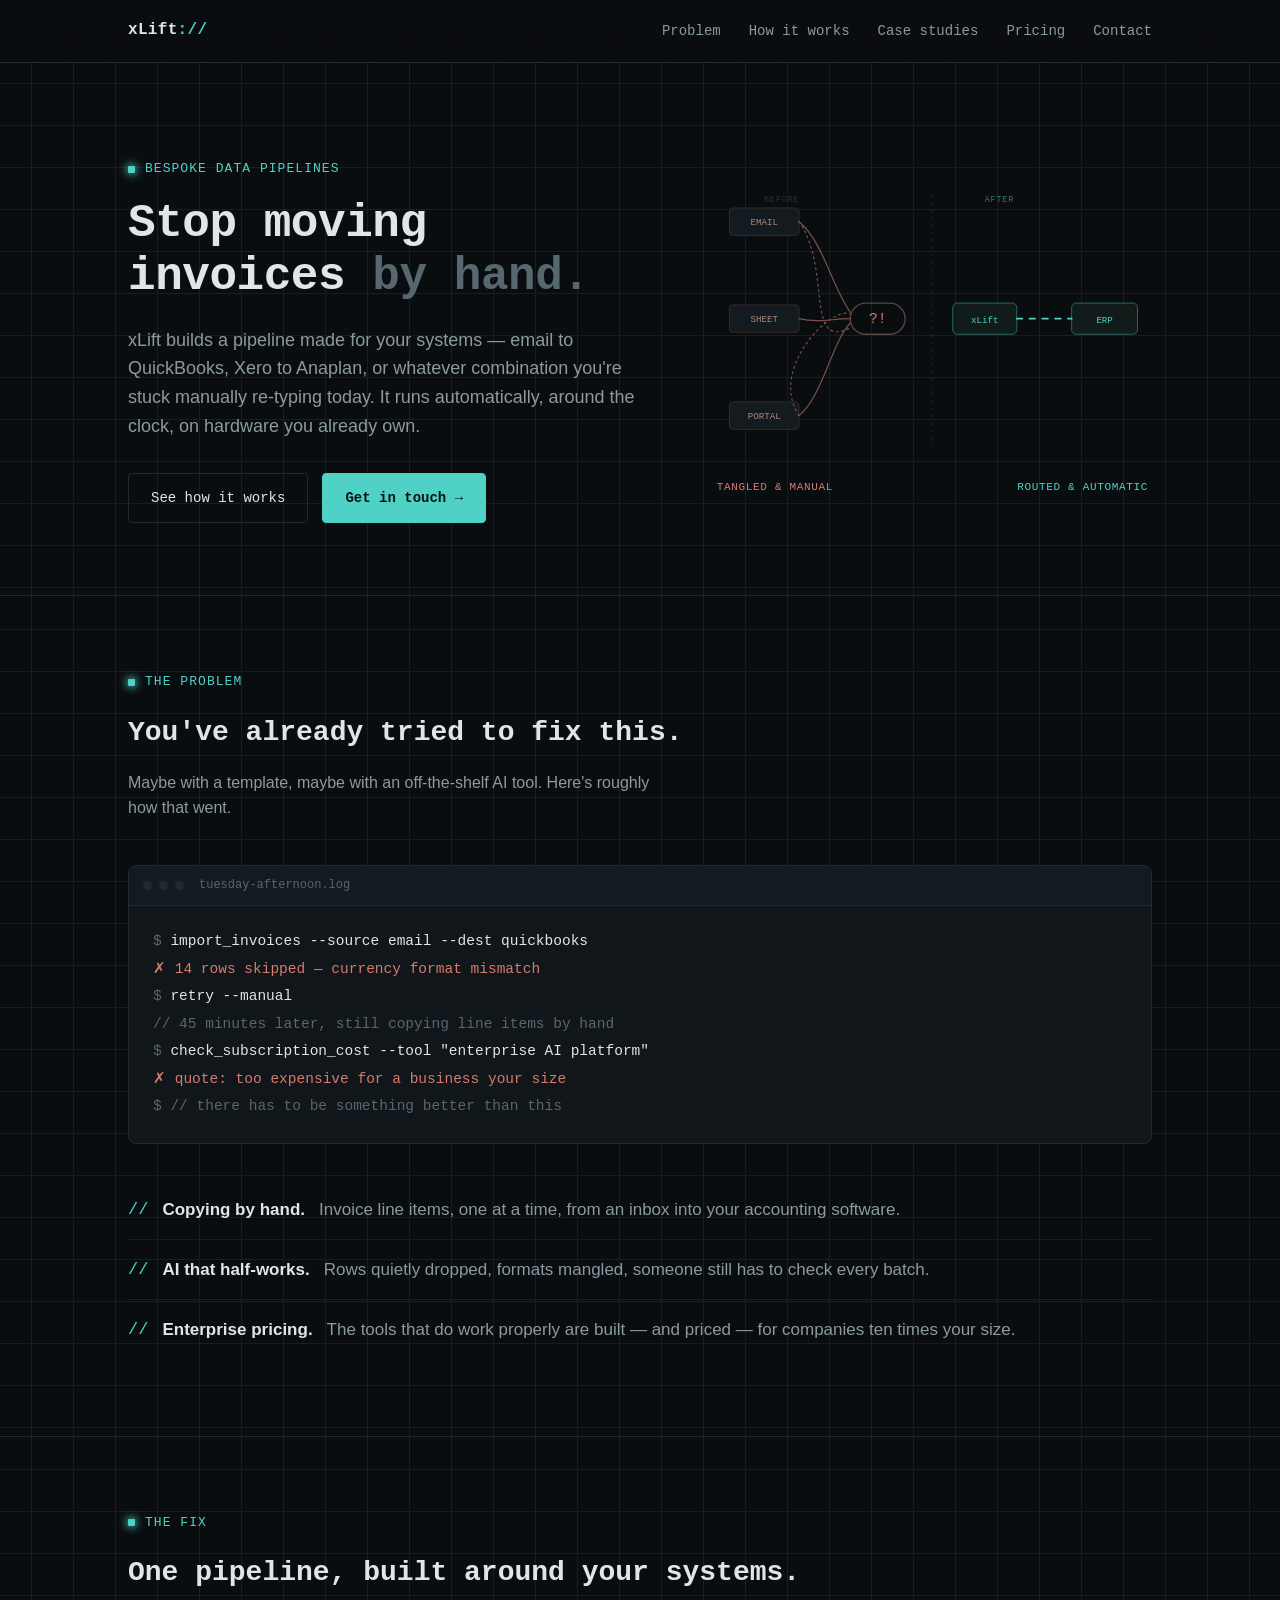
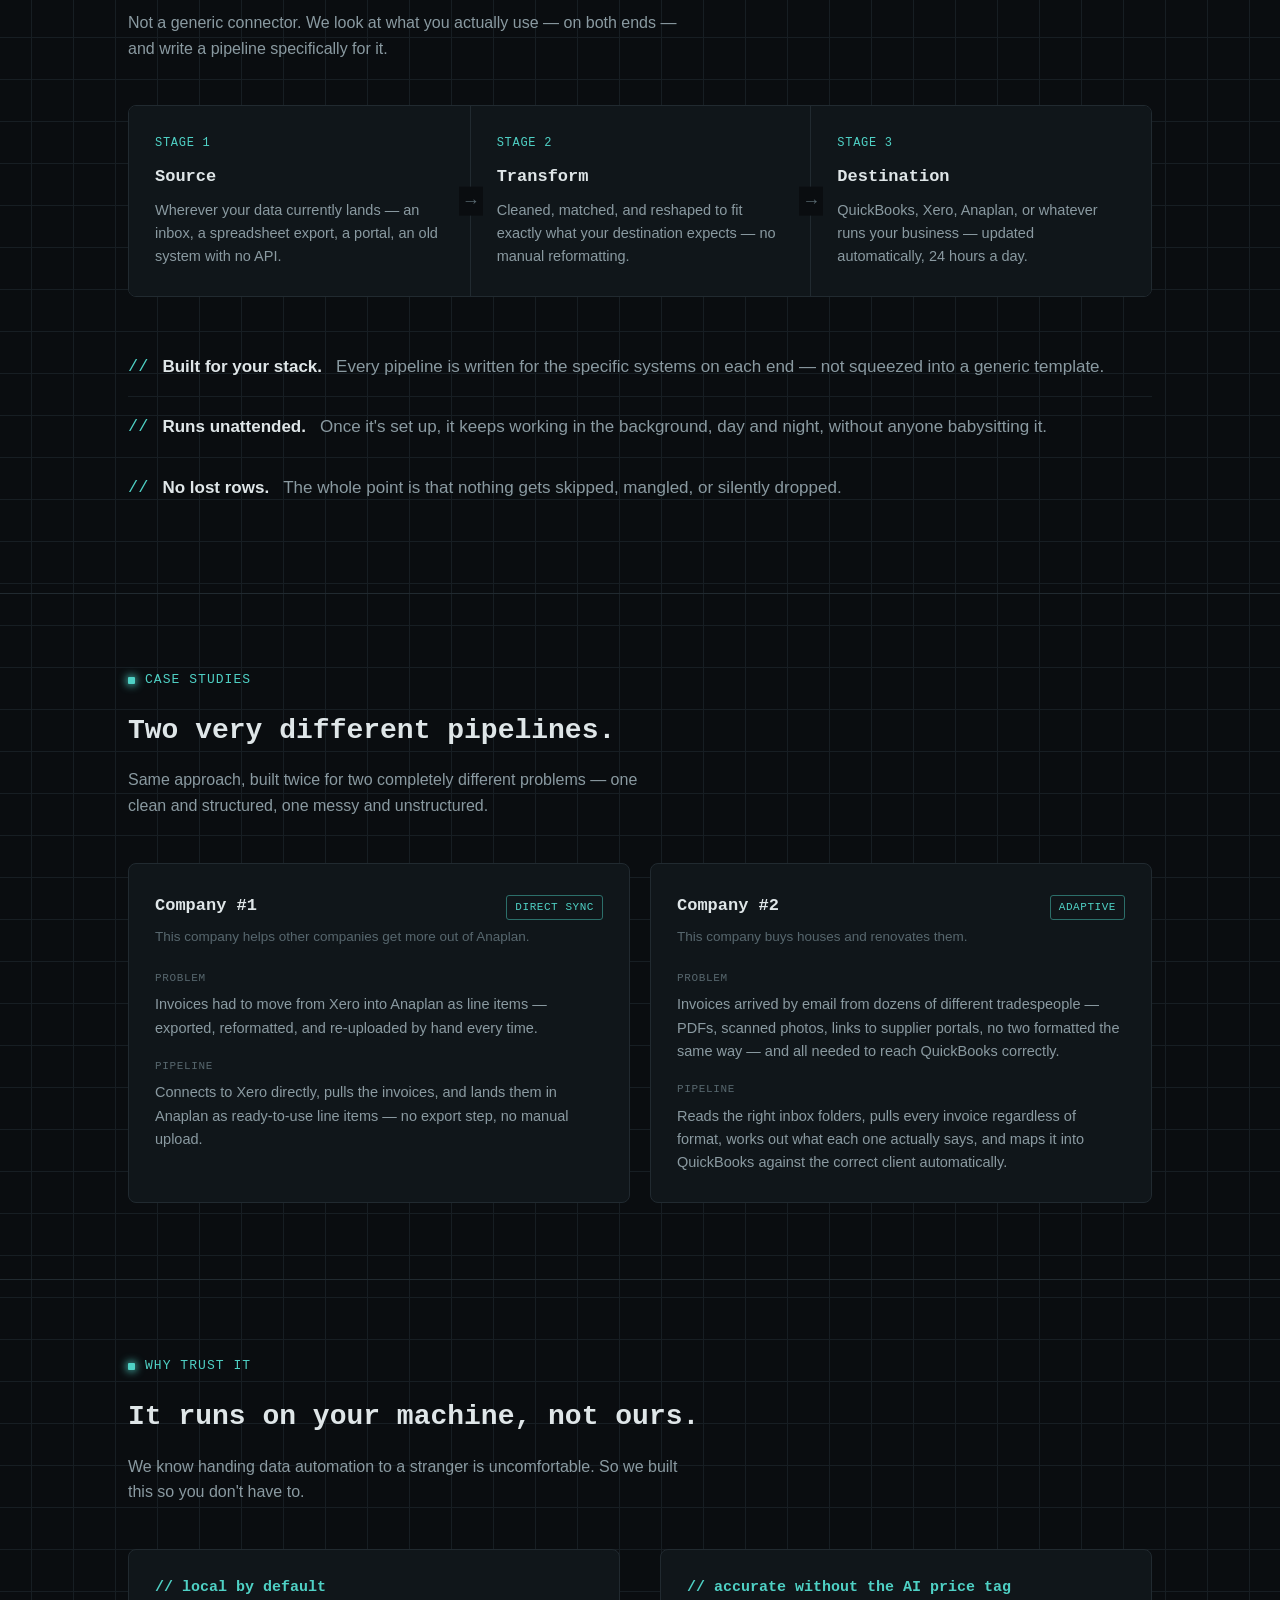
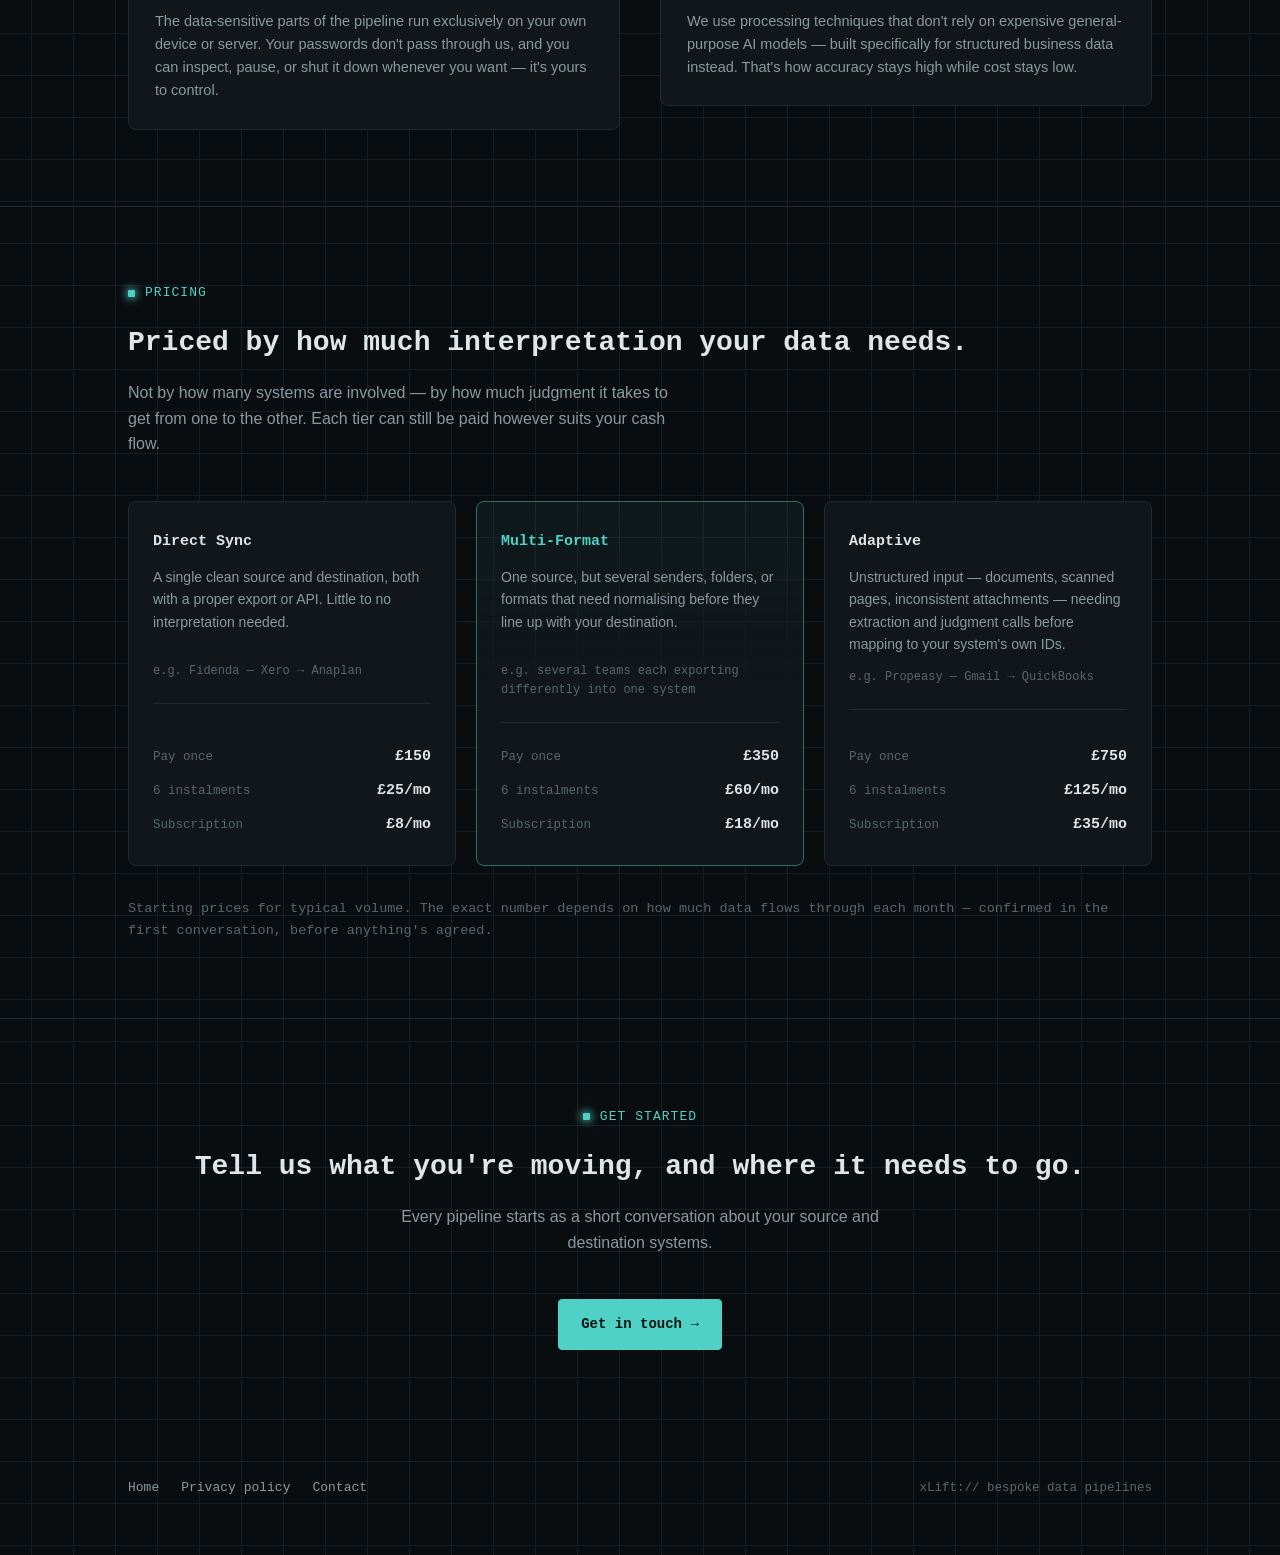
<file: index.html>
<!DOCTYPE html>
<html lang="en">
<head>
<meta charset="UTF-8">
<meta name="viewport" content="width=device-width, initial-scale=1.0">
<title>xLift — bespoke data pipelines for small business</title>
<meta name="description" content="xLift builds a bespoke, automated pipeline that moves your data from any source to any destination — running on your own hardware, priced for small businesses.">
<link rel="icon" href="data:image/svg+xml,<svg xmlns=%22http://www.w3.org/2000/svg%22 viewBox=%220 0 24 24%22><rect width=%2224%22 height=%2224%22 rx=%224%22 fill=%22%230a0d10%22/><path d=%22M5 12h5l2 -5 4 10 2 -5h1%22 fill=%22none%22 stroke=%22%234fd1c5%22 stroke-width=%222%22/></svg>">
<link rel="stylesheet" href="style.css">
</head>
<body>

<nav class="site-nav">
  <div class="wrap">
    <a href="index.html" class="logo">xLift<span>://</span></a>
    <div class="nav-links">
      <a href="#problem">Problem</a>
      <a href="#how">How it works</a>
      <a href="#work">Case studies</a>
      <a href="#pricing">Pricing</a>
      <a href="contact.html">Contact</a>
    </div>
  </div>
</nav>

<header class="hero">
  <div class="wrap hero-grid">
    <div>
      <p class="eyebrow">bespoke data pipelines</p>
      <h1>Stop moving invoices <span class="dim">by hand.</span></h1>
      <p class="lead">xLift builds a pipeline made for your systems — email to QuickBooks, Xero to Anaplan, or whatever combination you're stuck manually re-typing today. It runs automatically, around the clock, on hardware you already own.</p>
      <div class="cta-row">
        <a href="#how" class="btn btn-ghost">See how it works</a>
        <a href="contact.html" class="btn btn-primary">Get in touch →</a>
      </div>
    </div>
    <div>
      <svg class="hero-art" viewBox="0 0 480 300" xmlns="http://www.w3.org/2000/svg" role="img" aria-label="Diagram showing tangled manual data entry on the left settling into a clean automated pipeline on the right">
        <defs>
          <linearGradient id="flowFade" x1="0" y1="0" x2="1" y2="0">
            <stop offset="0" stop-color="#4fd1c5" stop-opacity="0.15"/>
            <stop offset="1" stop-color="#4fd1c5" stop-opacity="0.55"/>
          </linearGradient>
        </defs>

        <!-- divider -->
        <line x1="240" y1="10" x2="240" y2="290" stroke="#212a30" stroke-width="1" stroke-dasharray="3 5"/>

        <!-- BEFORE: chaos -->
        <g>
          <rect x="18" y="24" width="76" height="30" rx="4" fill="#141b20" stroke="#3a2b28"/>
          <text x="56" y="43" text-anchor="middle" font-family="ui-monospace,monospace" font-size="10" fill="#a9857c">EMAIL</text>

          <rect x="18" y="130" width="76" height="30" rx="4" fill="#141b20" stroke="#3a2b28"/>
          <text x="56" y="149" text-anchor="middle" font-family="ui-monospace,monospace" font-size="10" fill="#a9857c">SHEET</text>

          <rect x="18" y="236" width="76" height="30" rx="4" fill="#141b20" stroke="#3a2b28"/>
          <text x="56" y="255" text-anchor="middle" font-family="ui-monospace,monospace" font-size="10" fill="#a9857c">PORTAL</text>

          <rect x="150" y="128" width="60" height="34" rx="17" fill="none" stroke="#57453f" stroke-width="1.5"/>
          <text x="180" y="150" text-anchor="middle" font-family="ui-monospace,monospace" font-size="16" fill="#d97a6c">?!</text>

          <g class="chaos-lines" stroke="#7a5148" stroke-width="1.3" fill="none" stroke-linecap="round">
            <path d="M94 39 C 120 60, 130 110, 150 138" />
            <path d="M94 145 C 115 150, 130 145, 150 145" />
            <path d="M94 251 C 120 230, 130 170, 150 150" />
            <path d="M94 39 C 130 90, 100 180, 150 155" stroke-dasharray="2 4"/>
            <path d="M94 251 C 60 200, 130 130, 150 140" stroke-dasharray="2 4"/>
          </g>
        </g>

        <!-- AFTER: clean flow -->
        <g>
          <rect x="262" y="128" width="70" height="34" rx="5" fill="#101b1a" stroke="#2c6f6a"/>
          <text x="297" y="150" text-anchor="middle" font-family="ui-monospace,monospace" font-size="10" fill="#4fd1c5">xLift</text>

          <rect x="392" y="128" width="72" height="34" rx="5" fill="#101b1a" stroke="#2c6f6a"/>
          <text x="428" y="150" text-anchor="middle" font-family="ui-monospace,monospace" font-size="10" fill="#4fd1c5">ERP</text>

          <g stroke="url(#flowFade)" stroke-width="2" fill="none" stroke-linecap="round" class="flow-lines">
            <path d="M332 145 L 392 145" />
          </g>
          <g stroke="#4fd1c5" stroke-width="2" fill="none" stroke-linecap="round" stroke-dasharray="6 8" class="flow-anim">
            <path d="M332 145 L 392 145" />
          </g>
        </g>

        <text x="56" y="18" font-family="ui-monospace,monospace" font-size="9" fill="#57474188" letter-spacing="1">BEFORE</text>
        <text x="297" y="18" font-family="ui-monospace,monospace" font-size="9" fill="#4fd1c588" letter-spacing="1">AFTER</text>
      </svg>
      <div class="hero-art-caption">
        <span class="before">tangled &amp; manual</span>
        <span class="after">routed &amp; automatic</span>
      </div>
    </div>
  </div>
</header>

<section id="problem">
  <div class="wrap">
    <p class="eyebrow">the problem</p>
    <h2>You've already tried to fix this.</h2>
    <p class="section-lead">Maybe with a template, maybe with an off-the-shelf AI tool. Here's roughly how that went.</p>

    <div class="terminal">
      <div class="terminal-bar">
        <span class="dot"></span><span class="dot"></span><span class="dot"></span>
        <span class="title">tuesday-afternoon.log</span>
      </div>
      <div class="terminal-body">
        <div><span class="prompt">$</span> import_invoices --source email --dest quickbooks</div>
        <div><span class="fail">✗ 14 rows skipped — currency format mismatch</span></div>
        <div><span class="prompt">$</span> retry --manual</div>
        <div><span class="comment">// 45 minutes later, still copying line items by hand</span></div>
        <div><span class="prompt">$</span> check_subscription_cost --tool "enterprise AI platform"</div>
        <div><span class="fail">✗ quote: too expensive for a business your size</span></div>
        <div><span class="prompt">$</span> <span class="comment">// there has to be something better than this</span></div>
      </div>
    </div>

    <ul class="checklist" style="margin-top:36px;">
      <li><strong>Copying by hand.</strong> Invoice line items, one at a time, from an inbox into your accounting software.</li>
      <li><strong>AI that half-works.</strong> Rows quietly dropped, formats mangled, someone still has to check every batch.</li>
      <li><strong>Enterprise pricing.</strong> The tools that do work properly are built — and priced — for companies ten times your size.</li>
    </ul>
  </div>
</section>

<section id="how">
  <div class="wrap">
    <p class="eyebrow">the fix</p>
    <h2>One pipeline, built around your systems.</h2>
    <p class="section-lead">Not a generic connector. We look at what you actually use — on both ends — and write a pipeline specifically for it.</p>

    <div class="stages">
      <div class="stage">
        <div class="stage-tag">STAGE 1</div>
        <h3>Source</h3>
        <p>Wherever your data currently lands — an inbox, a spreadsheet export, a portal, an old system with no API.</p>
      </div>
      <div class="stage">
        <div class="stage-tag">STAGE 2</div>
        <h3>Transform</h3>
        <p>Cleaned, matched, and reshaped to fit exactly what your destination expects — no manual reformatting.</p>
      </div>
      <div class="stage">
        <div class="stage-tag">STAGE 3</div>
        <h3>Destination</h3>
        <p>QuickBooks, Xero, Anaplan, or whatever runs your business — updated automatically, 24 hours a day.</p>
      </div>
    </div>

    <ul class="checklist" style="margin-top:40px;">
      <li><strong>Built for your stack.</strong> Every pipeline is written for the specific systems on each end — not squeezed into a generic template.</li>
      <li><strong>Runs unattended.</strong> Once it's set up, it keeps working in the background, day and night, without anyone babysitting it.</li>
      <li><strong>No lost rows.</strong> The whole point is that nothing gets skipped, mangled, or silently dropped.</li>
    </ul>
  </div>
</section>

<section id="work">
  <div class="wrap">
    <p class="eyebrow">case studies</p>
    <h2>Two very different pipelines.</h2>
    <p class="section-lead">Same approach, built twice for two completely different problems — one clean and structured, one messy and unstructured.</p>

    <div class="case-grid">
      <div class="case-card">
        <div class="case-head">
          <span class="case-name">Company #1</span>
          <span class="case-tag">Direct Sync</span>
        </div>
        <p class="case-blurb">This company helps other companies get more out of Anaplan.</p>
        <div class="case-row">
          <span class="case-label">Problem</span>
          <p>Invoices had to move from Xero into Anaplan as line items — exported, reformatted, and re-uploaded by hand every time.</p>
        </div>
        <div class="case-row">
          <span class="case-label">Pipeline</span>
          <p>Connects to Xero directly, pulls the invoices, and lands them in Anaplan as ready-to-use line items — no export step, no manual upload.</p>
        </div>
      </div>

      <div class="case-card">
        <div class="case-head">
          <span class="case-name">Company #2</span>
          <span class="case-tag">Adaptive</span>
        </div>
        <p class="case-blurb">This company buys houses and renovates them.</p>
        <div class="case-row">
          <span class="case-label">Problem</span>
          <p>Invoices arrived by email from dozens of different tradespeople — PDFs, scanned photos, links to supplier portals, no two formatted the same way — and all needed to reach QuickBooks correctly.</p>
        </div>
        <div class="case-row">
          <span class="case-label">Pipeline</span>
          <p>Reads the right inbox folders, pulls every invoice regardless of format, works out what each one actually says, and maps it into QuickBooks against the correct client automatically.</p>
        </div>
      </div>
    </div>
  </div>
</section>

<section id="trust">
  <div class="wrap">
    <p class="eyebrow">why trust it</p>
    <h2>It runs on your machine, not ours.</h2>
    <p class="section-lead">We know handing data automation to a stranger is uncomfortable. So we built this so you don't have to.</p>

    <div class="trust-panel">
      <div class="box">
        <h3>// local by default</h3>
        <p>The data-sensitive parts of the pipeline run exclusively on your own device or server. Your passwords don't pass through us, and you can inspect, pause, or shut it down whenever you want — it's yours to control.</p>
      </div>
      <div class="box">
        <h3>// accurate without the AI price tag</h3>
        <p>We use processing techniques that don't rely on expensive general-purpose AI models — built specifically for structured business data instead. That's how accuracy stays high while cost stays low.</p>
      </div>
    </div>
  </div>
</section>

<section id="pricing">
  <div class="wrap">
    <p class="eyebrow">pricing</p>
    <h2>Priced by how much interpretation your data needs.</h2>
    <p class="section-lead">Not by how many systems are involved — by how much judgment it takes to get from one to the other. Each tier can still be paid however suits your cash flow.</p>

    <div class="tier-grid">
      <div class="tier-card">
        <div class="tier-kicker">Direct Sync</div>
        <p class="tier-for">A single clean source and destination, both with a proper export or API. Little to no interpretation needed.</p>
        <p class="tier-example">e.g. Fidenda — Xero → Anaplan</p>
        <div class="tier-options">
          <div class="tier-option"><span>Pay once</span><strong>£150</strong></div>
          <div class="tier-option"><span>6 instalments</span><strong>£25/mo</strong></div>
          <div class="tier-option"><span>Subscription</span><strong>£8/mo</strong></div>
        </div>
      </div>

      <div class="tier-card is-featured">
        <div class="tier-kicker">Multi-Format</div>
        <p class="tier-for">One source, but several senders, folders, or formats that need normalising before they line up with your destination.</p>
        <p class="tier-example">e.g. several teams each exporting differently into one system</p>
        <div class="tier-options">
          <div class="tier-option"><span>Pay once</span><strong>£350</strong></div>
          <div class="tier-option"><span>6 instalments</span><strong>£60/mo</strong></div>
          <div class="tier-option"><span>Subscription</span><strong>£18/mo</strong></div>
        </div>
      </div>

      <div class="tier-card">
        <div class="tier-kicker">Adaptive</div>
        <p class="tier-for">Unstructured input — documents, scanned pages, inconsistent attachments — needing extraction and judgment calls before mapping to your system's own IDs.</p>
        <p class="tier-example">e.g. Propeasy — Gmail → QuickBooks</p>
        <div class="tier-options">
          <div class="tier-option"><span>Pay once</span><strong>£750</strong></div>
          <div class="tier-option"><span>6 instalments</span><strong>£125/mo</strong></div>
          <div class="tier-option"><span>Subscription</span><strong>£35/mo</strong></div>
        </div>
      </div>
    </div>

    <p class="tier-footnote">Starting prices for typical volume. The exact number depends on how much data flows through each month — confirmed in the first conversation, before anything's agreed.</p>
  </div>
</section>

<section id="contact-cta" style="text-align:center; padding: 88px 0;">
  <div class="wrap">
    <p class="eyebrow" style="justify-content:center;">get started</p>
    <h2>Tell us what you're moving, and where it needs to go.</h2>
    <p class="section-lead" style="margin-left:auto;margin-right:auto;text-align:center;">Every pipeline starts as a short conversation about your source and destination systems.</p>
    <a href="contact.html" class="btn btn-primary">Get in touch →</a>
  </div>
</section>

<footer>
  <div class="wrap">
    <div class="foot-links">
      <a href="index.html">Home</a>
      <a href="privacy.html">Privacy policy</a>
      <a href="contact.html">Contact</a>
    </div>
    <div class="foot-note">xLift:// bespoke data pipelines</div>
  </div>
</footer>

<style>
  .flow-anim path {
    stroke-dashoffset: 0;
    animation: flowmove 1.4s linear infinite;
  }
  @keyframes flowmove {
    to { stroke-dashoffset: -28; }
  }
  .chaos-lines path {
    animation: jitter 3.6s ease-in-out infinite;
  }
  .chaos-lines path:nth-child(2) { animation-delay: -0.6s; }
  .chaos-lines path:nth-child(3) { animation-delay: -1.4s; }
  .chaos-lines path:nth-child(4) { animation-delay: -2.1s; }
  .chaos-lines path:nth-child(5) { animation-delay: -2.8s; }
  @keyframes jitter {
    0%, 100% { opacity: 0.55; }
    50% { opacity: 0.9; }
  }
  @media (prefers-reduced-motion: reduce) {
    .flow-anim path, .chaos-lines path { animation: none; }
  }
</style>

</body>
</html>
</file>
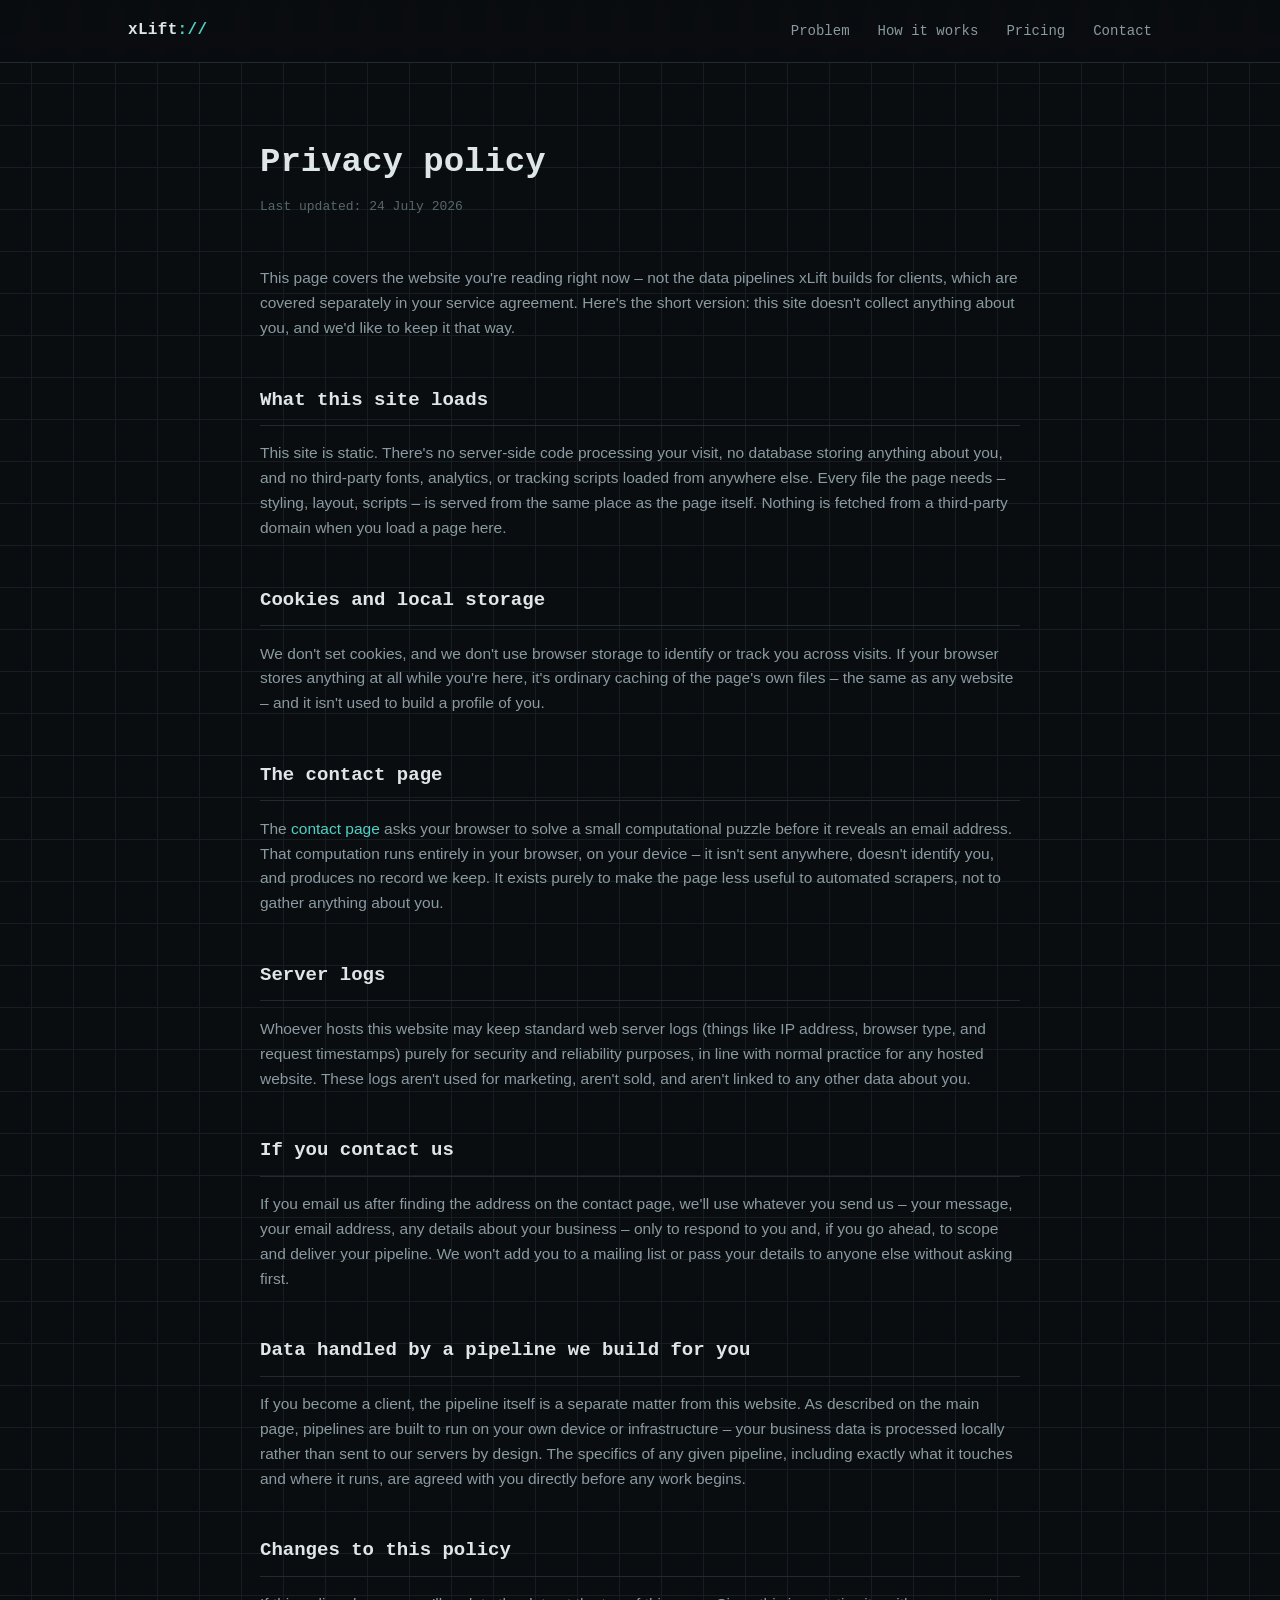
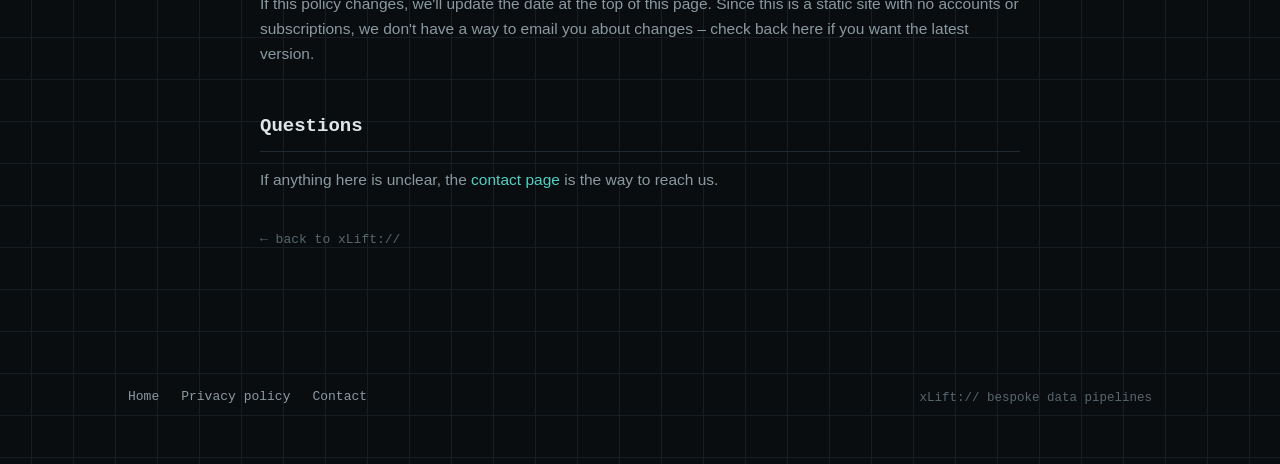
<file: privacy.html>
<!DOCTYPE html>
<html lang="en">
<head>
<meta charset="UTF-8">
<meta name="viewport" content="width=device-width, initial-scale=1.0">
<title>Privacy policy – xLift</title>
<meta name="description" content="How the xLift website handles data. In short: it doesn't collect any.">
<link rel="stylesheet" href="style.css">
</head>
<body>

<nav class="site-nav">
  <div class="wrap">
    <a href="index.html" class="logo">xLift<span>://</span></a>
    <div class="nav-links">
      <a href="index.html#problem">Problem</a>
      <a href="index.html#how">How it works</a>
      <a href="index.html#pricing">Pricing</a>
      <a href="contact.html">Contact</a>
    </div>
  </div>
</nav>

<main class="doc wrap">
  <h1>Privacy policy</h1>
  <p class="updated">Last updated: 24 July 2026</p>

  <p>This page covers the website you're reading right now – not the data pipelines xLift builds for clients, which are covered separately in your service agreement. Here's the short version: this site doesn't collect anything about you, and we'd like to keep it that way.</p>

  <h2>What this site loads</h2>
  <p>This site is static. There's no server-side code processing your visit, no database storing anything about you, and no third-party fonts, analytics, or tracking scripts loaded from anywhere else. Every file the page needs – styling, layout, scripts – is served from the same place as the page itself. Nothing is fetched from a third-party domain when you load a page here.</p>

  <h2>Cookies and local storage</h2>
  <p>We don't set cookies, and we don't use browser storage to identify or track you across visits. If your browser stores anything at all while you're here, it's ordinary caching of the page's own files – the same as any website – and it isn't used to build a profile of you.</p>

  <h2>The contact page</h2>
  <p>The <a href="contact.html">contact page</a> asks your browser to solve a small computational puzzle before it reveals an email address. That computation runs entirely in your browser, on your device – it isn't sent anywhere, doesn't identify you, and produces no record we keep. It exists purely to make the page less useful to automated scrapers, not to gather anything about you.</p>

  <h2>Server logs</h2>
  <p>Whoever hosts this website may keep standard web server logs (things like IP address, browser type, and request timestamps) purely for security and reliability purposes, in line with normal practice for any hosted website. These logs aren't used for marketing, aren't sold, and aren't linked to any other data about you.</p>

  <h2>If you contact us</h2>
  <p>If you email us after finding the address on the contact page, we'll use whatever you send us – your message, your email address, any details about your business – only to respond to you and, if you go ahead, to scope and deliver your pipeline. We won't add you to a mailing list or pass your details to anyone else without asking first.</p>

  <h2>Data handled by a pipeline we build for you</h2>
  <p>If you become a client, the pipeline itself is a separate matter from this website. As described on the main page, pipelines are built to run on your own device or infrastructure – your business data is processed locally rather than sent to our servers by design. The specifics of any given pipeline, including exactly what it touches and where it runs, are agreed with you directly before any work begins.</p>

  <h2>Changes to this policy</h2>
  <p>If this policy changes, we'll update the date at the top of this page. Since this is a static site with no accounts or subscriptions, we don't have a way to email you about changes – check back here if you want the latest version.</p>

  <h2>Questions</h2>
  <p>If anything here is unclear, the <a href="contact.html">contact page</a> is the way to reach us.</p>

  <a href="index.html" class="back-link">← back to xLift://</a>
</main>

<footer>
  <div class="wrap">
    <div class="foot-links">
      <a href="index.html">Home</a>
      <a href="privacy.html">Privacy policy</a>
      <a href="contact.html">Contact</a>
    </div>
    <div class="foot-note">xLift:// bespoke data pipelines</div>
  </div>
</footer>

</body>
</html>
</file>
<file: style.css>
/* ==========================================================================
   RELAY — shared stylesheet
   No third-party fonts or assets are loaded. Everything on this site is
   served from the same place the HTML comes from, on purpose.
   ========================================================================== */

:root {
  --bg: #0a0d10;
  --bg-alt: #10161a;
  --bg-raised: #141b20;
  --line: #212a30;
  --line-soft: #171e23;
  --text: #dfe6e8;
  --text-dim: #8a9aa1;
  --text-faint: #57676e;
  --accent: #4fd1c5;
  --accent-dim: #2c6f6a;
  --accent-2: #ffb454;
  --danger: #d97a6c;

  --font-mono: ui-monospace, "SF Mono", "Cascadia Mono", "JetBrains Mono", Menlo, Consolas, "Liberation Mono", monospace;
  --font-sans: -apple-system, BlinkMacSystemFont, "Segoe UI", Inter, "Helvetica Neue", Arial, sans-serif;

  --max-w: 1080px;
}

* { box-sizing: border-box; }

html { scroll-behavior: smooth; }

@media (prefers-reduced-motion: reduce) {
  html { scroll-behavior: auto; }
  *, *::before, *::after {
    animation-duration: 0.001ms !important;
    animation-iteration-count: 1 !important;
    transition-duration: 0.001ms !important;
    scroll-behavior: auto !important;
  }
}

body {
  margin: 0;
  background: var(--bg);
  background-image:
    linear-gradient(var(--line-soft) 1px, transparent 1px),
    linear-gradient(90deg, var(--line-soft) 1px, transparent 1px);
  background-size: 42px 42px;
  background-position: center -1px;
  color: var(--text);
  font-family: var(--font-sans);
  font-size: 17px;
  line-height: 1.6;
  -webkit-font-smoothing: antialiased;
}

::selection { background: var(--accent); color: #06120f; }

a { color: var(--accent); text-decoration: none; }
a:hover { text-decoration: underline; }

:focus-visible {
  outline: 2px solid var(--accent);
  outline-offset: 3px;
  border-radius: 2px;
}

.wrap {
  max-width: var(--max-w);
  margin: 0 auto;
  padding: 0 28px;
}

/* ---------- nav ---------- */

.site-nav {
  border-bottom: 1px solid var(--line);
  background: rgba(10, 13, 16, 0.82);
  backdrop-filter: blur(6px);
  position: sticky;
  top: 0;
  z-index: 20;
}

.site-nav .wrap {
  display: flex;
  align-items: center;
  justify-content: space-between;
  height: 62px;
}

.logo {
  font-family: var(--font-mono);
  font-weight: 600;
  font-size: 16px;
  letter-spacing: 0.02em;
  color: var(--text);
}
.logo span { color: var(--accent); }
.logo:hover { text-decoration: none; }

.nav-links {
  display: flex;
  gap: 28px;
  font-family: var(--font-mono);
  font-size: 14px;
}
.nav-links a { color: var(--text-dim); }
.nav-links a:hover { color: var(--accent); text-decoration: none; }

/* ---------- eyebrow / labels ---------- */

.eyebrow {
  font-family: var(--font-mono);
  font-size: 13px;
  letter-spacing: 0.08em;
  text-transform: uppercase;
  color: var(--accent);
  display: flex;
  align-items: center;
  gap: 10px;
  margin: 0 0 18px;
}
.eyebrow::before {
  content: "";
  width: 7px;
  height: 7px;
  background: var(--accent);
  border-radius: 1px;
  box-shadow: 0 0 8px 1px var(--accent);
  flex: none;
}

/* ---------- hero ---------- */

.hero {
  padding: 96px 0 72px;
  border-bottom: 1px solid var(--line);
}

.hero-grid {
  display: grid;
  grid-template-columns: 1.1fr 0.9fr;
  gap: 48px;
  align-items: center;
}

.hero h1 {
  font-family: var(--font-mono);
  font-size: clamp(30px, 4.4vw, 46px);
  line-height: 1.15;
  letter-spacing: -0.01em;
  margin: 0 0 22px;
  font-weight: 700;
}

.hero h1 .dim { color: var(--text-faint); }

.hero p.lead {
  font-size: 18px;
  color: var(--text-dim);
  max-width: 52ch;
  margin: 0 0 32px;
}

.cta-row {
  display: flex;
  gap: 14px;
  flex-wrap: wrap;
}

.btn {
  font-family: var(--font-mono);
  font-size: 14px;
  padding: 13px 22px;
  border-radius: 4px;
  border: 1px solid var(--line);
  cursor: pointer;
  display: inline-flex;
  align-items: center;
  gap: 8px;
  transition: border-color 0.15s ease, background 0.15s ease, transform 0.1s ease;
}
.btn:hover { text-decoration: none; transform: translateY(-1px); }

.btn-primary {
  background: var(--accent);
  color: #04140f;
  border-color: var(--accent);
  font-weight: 600;
}
.btn-primary:hover { background: #64ddd1; }

.btn-ghost {
  background: transparent;
  color: var(--text);
  border-color: var(--line);
}
.btn-ghost:hover { border-color: var(--accent-dim); color: var(--accent); }

/* ---------- hero diagram ---------- */

.hero-art { width: 100%; height: auto; }

.hero-art-caption {
  display: flex;
  justify-content: space-between;
  font-family: var(--font-mono);
  font-size: 11px;
  letter-spacing: 0.06em;
  text-transform: uppercase;
  color: var(--text-faint);
  margin-top: 10px;
  padding: 0 4px;
}
.hero-art-caption .before { color: var(--danger); }
.hero-art-caption .after { color: var(--accent); }

/* ---------- sections ---------- */

section { padding: 76px 0; border-bottom: 1px solid var(--line); }
section:last-of-type { border-bottom: none; }

h2 {
  font-family: var(--font-mono);
  font-size: clamp(22px, 2.6vw, 28px);
  margin: 0 0 14px;
  font-weight: 700;
}

.section-lead {
  color: var(--text-dim);
  max-width: 62ch;
  margin: 0 0 44px;
  font-size: 16px;
}

/* ---------- terminal / log block ---------- */

.terminal {
  background: var(--bg-alt);
  border: 1px solid var(--line);
  border-radius: 8px;
  overflow: hidden;
}
.terminal-bar {
  display: flex;
  align-items: center;
  gap: 7px;
  padding: 10px 14px;
  border-bottom: 1px solid var(--line);
  background: var(--bg-raised);
}
.terminal-bar .dot {
  width: 9px; height: 9px; border-radius: 50%;
  background: var(--line);
}
.terminal-bar .title {
  margin-left: 8px;
  font-family: var(--font-mono);
  font-size: 12px;
  color: var(--text-faint);
}
.terminal-body {
  padding: 22px 24px;
  font-family: var(--font-mono);
  font-size: 14.5px;
  line-height: 1.9;
}
.terminal-body .prompt { color: var(--text-faint); }
.terminal-body .fail { color: var(--danger); }
.terminal-body .comment { color: var(--text-faint); }

/* ---------- pipeline stages ---------- */

.stages {
  display: grid;
  grid-template-columns: repeat(3, 1fr);
  gap: 0;
  border: 1px solid var(--line);
  border-radius: 8px;
  overflow: hidden;
}
.stage {
  padding: 28px 26px;
  background: var(--bg-alt);
  position: relative;
}
.stage + .stage { border-left: 1px solid var(--line); }
.stage-tag {
  font-family: var(--font-mono);
  font-size: 12px;
  color: var(--accent);
  letter-spacing: 0.06em;
  margin-bottom: 10px;
}
.stage h3 {
  font-size: 17px;
  margin: 0 0 8px;
  font-family: var(--font-mono);
}
.stage p {
  color: var(--text-dim);
  font-size: 14.5px;
  margin: 0;
}
.stage::after {
  content: "→";
  position: absolute;
  right: -13px;
  top: 50%;
  transform: translateY(-50%);
  color: var(--text-faint);
  font-size: 18px;
  background: var(--bg);
  width: 24px;
  text-align: center;
  z-index: 2;
}
.stage:last-child::after { display: none; }

/* ---------- feature list ---------- */

.checklist { list-style: none; margin: 0; padding: 0; }
.checklist li {
  display: flex;
  gap: 14px;
  padding: 16px 0;
  border-bottom: 1px solid var(--line-soft);
  color: var(--text-dim);
}
.checklist li:last-child { border-bottom: none; }
.checklist li::before {
  content: "//";
  font-family: var(--font-mono);
  color: var(--accent);
  flex: none;
}
.checklist strong { color: var(--text); font-weight: 600; }

/* ---------- trust panel ---------- */

.trust-panel {
  display: grid;
  grid-template-columns: 1fr 1fr;
  gap: 40px;
  align-items: start;
}
.trust-panel .box {
  border: 1px solid var(--line);
  border-radius: 8px;
  padding: 26px;
  background: var(--bg-alt);
}
.trust-panel h3 {
  font-family: var(--font-mono);
  font-size: 15px;
  margin: 0 0 10px;
  color: var(--accent);
}
.trust-panel p { color: var(--text-dim); font-size: 14.5px; margin: 0; }

/* ---------- case studies ---------- */

.case-grid {
  display: grid;
  grid-template-columns: 1fr 1fr;
  gap: 20px;
}
.case-card {
  border: 1px solid var(--line);
  border-radius: 8px;
  padding: 28px 26px;
  background: var(--bg-alt);
}
.case-head {
  display: flex;
  align-items: baseline;
  justify-content: space-between;
  margin-bottom: 6px;
}
.case-name {
  font-family: var(--font-mono);
  font-size: 17px;
  font-weight: 700;
  color: var(--text);
}
.case-tag {
  font-family: var(--font-mono);
  font-size: 11px;
  letter-spacing: 0.05em;
  text-transform: uppercase;
  color: var(--accent);
  border: 1px solid var(--accent-dim);
  border-radius: 3px;
  padding: 3px 8px;
}
.case-blurb {
  color: var(--text-faint);
  font-size: 13.5px;
  margin: 0 0 22px;
}
.case-row { margin-bottom: 18px; }
.case-row:last-child { margin-bottom: 0; }
.case-label {
  display: block;
  font-family: var(--font-mono);
  font-size: 11px;
  letter-spacing: 0.06em;
  text-transform: uppercase;
  color: var(--text-faint);
  margin-bottom: 6px;
}
.case-row p {
  margin: 0;
  color: var(--text-dim);
  font-size: 14.5px;
}

/* ---------- pricing ---------- */

.pricing-grid {
  display: grid;
  grid-template-columns: repeat(3, 1fr);
  gap: 20px;
}
.price-card {
  border: 1px solid var(--line);
  border-radius: 8px;
  padding: 30px 26px;
  background: var(--bg-alt);
  display: flex;
  flex-direction: column;
  gap: 18px;
}
.price-card.is-featured {
  border-color: var(--accent-dim);
  background: linear-gradient(180deg, rgba(79, 209, 197, 0.06), var(--bg-alt) 55%);
}
.price-kicker {
  font-family: var(--font-mono);
  font-size: 12px;
  letter-spacing: 0.06em;
  text-transform: uppercase;
  color: var(--text-faint);
}
.price-card.is-featured .price-kicker { color: var(--accent); }
.price-amount {
  font-family: var(--font-mono);
  font-size: 34px;
  font-weight: 700;
}
.price-amount .unit { font-size: 15px; color: var(--text-dim); font-weight: 500; }
.price-card p.desc { color: var(--text-dim); font-size: 14px; margin: 0; flex: 1; }
.price-card hr { border: none; border-top: 1px solid var(--line); margin: 0; }

.tier-grid {
  display: grid;
  grid-template-columns: repeat(3, 1fr);
  gap: 20px;
}
.tier-card {
  border: 1px solid var(--line);
  border-radius: 8px;
  padding: 28px 24px;
  background: var(--bg-alt);
  display: flex;
  flex-direction: column;
}
.tier-card.is-featured {
  border-color: var(--accent-dim);
  background: linear-gradient(180deg, rgba(79, 209, 197, 0.06), var(--bg-alt) 55%);
}
.tier-kicker {
  font-family: var(--font-mono);
  font-size: 15px;
  font-weight: 700;
  color: var(--text);
  margin-bottom: 12px;
}
.tier-card.is-featured .tier-kicker { color: var(--accent); }
.tier-for {
  color: var(--text-dim);
  font-size: 14px;
  margin: 0 0 12px;
  min-height: 84px;
}
.tier-example {
  font-family: var(--font-mono);
  font-size: 12px;
  color: var(--text-faint);
  margin: 0 0 22px;
  padding-bottom: 22px;
  border-bottom: 1px solid var(--line);
}
.tier-options { display: flex; flex-direction: column; gap: 10px; margin-top: auto; }
.tier-option {
  display: flex;
  justify-content: space-between;
  align-items: baseline;
  font-size: 14px;
}
.tier-option span { color: var(--text-faint); font-family: var(--font-mono); font-size: 12.5px; }
.tier-option strong { font-family: var(--font-mono); color: var(--text); font-size: 15px; }

.tier-footnote {
  margin: 32px 0 0;
  color: var(--text-faint);
  font-size: 13.5px;
  font-family: var(--font-mono);
}

/* ---------- footer ---------- */

footer {
  padding: 40px 0 56px;
}
footer .wrap {
  display: flex;
  justify-content: space-between;
  align-items: center;
  flex-wrap: wrap;
  gap: 16px;
}
footer .foot-links {
  display: flex;
  gap: 22px;
  font-family: var(--font-mono);
  font-size: 13px;
}
footer .foot-links a { color: var(--text-dim); }
footer .foot-note {
  font-family: var(--font-mono);
  font-size: 12.5px;
  color: var(--text-faint);
}

/* ---------- generic content page (privacy) ---------- */

.doc {
  padding: 72px 0 96px;
  max-width: 760px;
  margin: 0 auto;
}
.doc h1 {
  font-family: var(--font-mono);
  font-size: clamp(26px, 4vw, 34px);
  margin: 0 0 8px;
}
.doc .updated {
  font-family: var(--font-mono);
  font-size: 13px;
  color: var(--text-faint);
  margin: 0 0 48px;
}
.doc h2 {
  font-size: 19px;
  margin-top: 44px;
  border-bottom: 1px solid var(--line);
  padding-bottom: 10px;
}
.doc p, .doc li { color: var(--text-dim); font-size: 15.5px; }
.doc ul { padding-left: 20px; }
.doc strong { color: var(--text); }

/* ---------- contact page ---------- */

.contact-shell {
  min-height: calc(100vh - 63px);
  display: flex;
  align-items: center;
  justify-content: center;
  padding: 40px 20px;
}
.pow-card {
  width: 100%;
  max-width: 480px;
  border: 1px solid var(--line);
  border-radius: 8px;
  background: var(--bg-alt);
  overflow: hidden;
}
.pow-body {
  padding: 32px 30px 30px;
}
.pow-body h1 {
  font-family: var(--font-mono);
  font-size: 19px;
  margin: 0 0 10px;
}
.pow-body p {
  color: var(--text-dim);
  font-size: 14.5px;
  margin: 0 0 26px;
}
.pow-status {
  font-family: var(--font-mono);
  font-size: 13px;
  color: var(--text-faint);
  margin-bottom: 10px;
  display: flex;
  justify-content: space-between;
}
.pow-status .value { color: var(--accent); }

.pow-track {
  height: 6px;
  border-radius: 3px;
  background: var(--line-soft);
  overflow: hidden;
  margin-bottom: 26px;
}
.pow-fill {
  height: 100%;
  width: 0%;
  background: var(--accent);
  transition: width 0.12s linear;
}

.pow-result {
  font-family: var(--font-mono);
  text-align: center;
  padding: 18px;
  border: 1px dashed var(--line);
  border-radius: 6px;
  font-size: 17px;
  display: none;
}
.pow-result.visible { display: block; }
.pow-result a { font-weight: 600; }

.pow-hash {
  font-family: var(--font-mono);
  font-size: 11.5px;
  color: var(--text-faint);
  word-break: break-all;
  min-height: 16px;
}

.back-link {
  display: inline-block;
  margin-top: 22px;
  font-family: var(--font-mono);
  font-size: 13px;
  color: var(--text-faint);
}

/* ---------- responsive ---------- */

@media (max-width: 860px) {
  .hero-grid { grid-template-columns: 1fr; }
  .trust-panel { grid-template-columns: 1fr; }
  .stages { grid-template-columns: 1fr; }
  .stage::after { display: none; }
  .stage + .stage { border-left: none; border-top: 1px solid var(--line); }
  .pricing-grid { grid-template-columns: 1fr; }
  .case-grid { grid-template-columns: 1fr; }
  .tier-grid { grid-template-columns: 1fr; }
  .tier-for { min-height: auto; }
}

@media (max-width: 560px) {
  .nav-links { gap: 16px; }
  .hero { padding: 64px 0 48px; }
  section { padding: 56px 0; }
}
</file>
